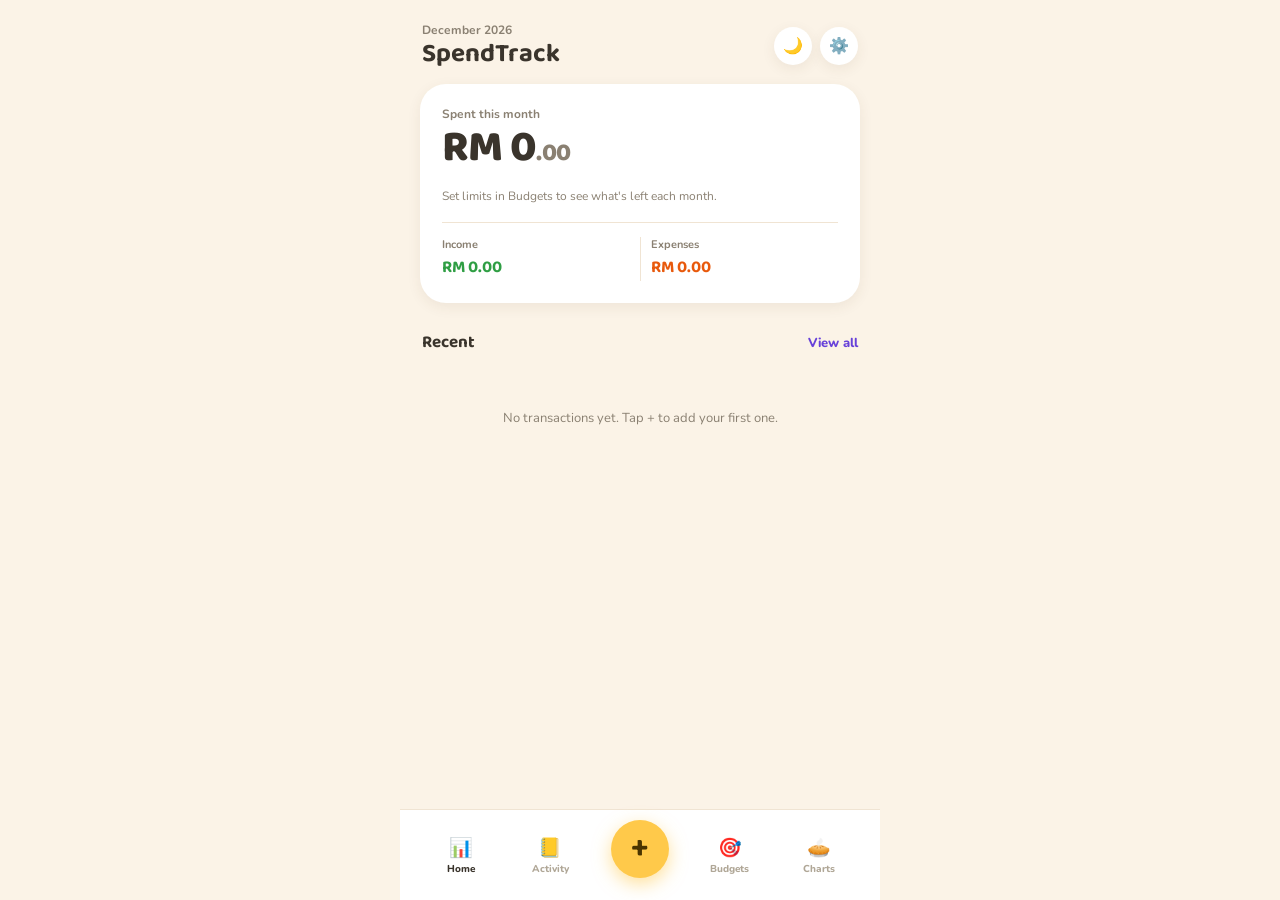
<file: index.html>
<!DOCTYPE html>
<html lang="en">
<head>
<meta charset="UTF-8">
<meta name="viewport" content="width=device-width, initial-scale=1.0, viewport-fit=cover">
<title>SpendTrack</title>
<link rel="manifest" href="manifest.json">
<meta name="theme-color" content="#17150F">
<link rel="apple-touch-icon" href="icons/apple-touch-icon.png">
<meta name="apple-mobile-web-app-capable" content="yes">
<meta name="apple-mobile-web-app-status-bar-style" content="black-translucent">
<meta name="apple-mobile-web-app-title" content="SpendTrack">
<link rel="preconnect" href="https://fonts.googleapis.com">
<link rel="preconnect" href="https://fonts.gstatic.com" crossorigin>
<link href="https://fonts.googleapis.com/css2?family=Baloo+2:wght@500;600;700;800&family=Nunito:wght@400;600;700;800&display=swap" rel="stylesheet">
<link rel="stylesheet" href="style.css">
</head>
<body>
  <div class="app">

    <main>
      <!-- HOME -->
      <section id="panel-dashboard" class="panel active">
        <header class="screen-head">
          <div class="greeting">
            <span class="eyebrow" id="heroMonth">This month</span>
            <h1>SpendTrack</h1>
          </div>
          <div class="head-actions">
            <button id="themeToggle" class="icon-btn" title="Toggle theme" aria-label="Toggle theme">🌙</button>
            <button id="settingsBtn" class="icon-btn" title="Settings" aria-label="Settings">⚙️</button>
          </div>
        </header>

        <div class="hero-card">
          <div class="hero-top">
            <span class="hero-label" id="heroLabel">Left to spend this month</span>
            <span class="hero-value" id="heroValue">RM 0.00</span>
          </div>
          <div class="hero-bar-wrap" id="heroBarWrap">
            <div class="hero-bar-track"><div class="hero-bar-fill" id="heroBarFill"></div></div>
            <div class="hero-bar-sub">
              <span id="heroSpent">RM 0.00 spent</span>
              <span id="heroLimit">of RM 0.00 budget</span>
            </div>
          </div>
          <p class="hero-hint" id="heroHint">Set limits in Budgets to see what's left each month.</p>
          <div class="hero-split">
            <div>
              <span class="split-label">Income</span>
              <span class="split-value income" id="statIncome">RM 0.00</span>
            </div>
            <div class="split-divider"></div>
            <div>
              <span class="split-label">Expenses</span>
              <span class="split-value expense" id="statExpense">RM 0.00</span>
            </div>
          </div>
        </div>

        <div class="section-head">
          <h2>Recent</h2>
          <button class="link-btn" data-goto="transactions">View all</button>
        </div>
        <div id="recentGroups" class="txn-groups"></div>
        <p id="recentEmpty" class="empty-state">No transactions yet. Tap + to add your first one.</p>
      </section>

      <!-- ACTIVITY -->
      <section id="panel-transactions" class="panel">
        <header class="screen-head">
          <h1>Activity</h1>
        </header>
        <input type="text" id="searchInput" class="search-input" placeholder="🔍  Search notes or categories">
        <div class="filter-row">
          <div class="chip-group" id="typeFilter">
            <button class="chip active" data-type="all">All</button>
            <button class="chip" data-type="income">Income</button>
            <button class="chip" data-type="expense">Expense</button>
          </div>
          <select id="categoryFilter" class="chip chip-select">
            <option value="all">All categories</option>
          </select>
        </div>
        <div id="txnGroups" class="txn-groups"></div>
        <p id="txnEmpty" class="empty-state">No matching transactions.</p>
      </section>

      <!-- BUDGETS -->
      <section id="panel-budgets" class="panel">
        <header class="screen-head">
          <div class="greeting">
            <h1>Budgets</h1>
            <span class="eyebrow" id="budgetSubhead">This month</span>
          </div>
        </header>
        <div class="overall-card">
          <div>
            <span class="overall-label">Overall</span>
            <span class="overall-value" id="overallPct">0% used</span>
          </div>
          <div class="overall-right" id="overallAmounts">No limits set</div>
        </div>
        <div id="budgetList" class="budget-list"></div>
      </section>

      <!-- CHARTS -->
      <section id="panel-charts" class="panel">
        <header class="screen-head">
          <div class="greeting">
            <h1>Charts</h1>
            <span class="eyebrow" id="chartsMonth"></span>
          </div>
        </header>

        <div class="card">
          <h2 class="card-title">Where it went</h2>
          <div class="donut-wrap">
            <div class="donut-holder">
              <svg id="donutChart" viewBox="0 0 200 200" class="donut-svg"></svg>
              <div class="donut-center">
                <span class="donut-center-label">Total</span>
                <span class="donut-center-value" id="donutTotal">0</span>
              </div>
            </div>
            <div id="donutLegend" class="donut-legend"></div>
          </div>
          <p id="donutEmpty" class="empty-state">No expenses recorded this month.</p>
        </div>

        <div class="card">
          <div class="card-title-row">
            <h2 class="card-title">Income vs expenses</h2>
            <span class="muted-note">last 6 months</span>
          </div>
          <svg id="barChart" viewBox="0 0 320 190" class="bar-svg"></svg>
          <div class="chart-legend">
            <span><i class="sq income"></i>Income</span>
            <span><i class="sq expense"></i>Expenses</span>
          </div>
        </div>

        <div class="takeaway" id="takeaway"></div>
      </section>
    </main>

    <nav class="tabbar">
      <button class="tab-btn active" data-tab="dashboard"><span class="tab-icon">📊</span><span>Home</span></button>
      <button class="tab-btn" data-tab="transactions"><span class="tab-icon">📒</span><span>Activity</span></button>
      <button id="fabAdd" class="fab" aria-label="Add transaction">+</button>
      <button class="tab-btn" data-tab="budgets"><span class="tab-icon">🎯</span><span>Budgets</span></button>
      <button class="tab-btn" data-tab="charts"><span class="tab-icon">🥧</span><span>Charts</span></button>
    </nav>
  </div>

  <!-- TRANSACTION SHEET -->
  <div id="txnModal" class="modal-overlay">
    <div class="sheet">
      <div class="sheet-head">
        <h2 id="modalTitle">New expense</h2>
        <button class="icon-btn" id="closeModal" aria-label="Close">✕</button>
      </div>

      <div class="type-toggle">
        <button type="button" class="type-btn expense active" data-type="expense">Expense</button>
        <button type="button" class="type-btn income" data-type="income">Income</button>
      </div>

      <div class="amount-display">
        <span class="amount-currency">RM</span>
        <span class="amount-value" id="amountDisplay">0</span>
      </div>

      <div class="cat-row" id="catRow"></div>

      <div id="newCategoryPanel" class="new-category-panel" style="display:none;">
        <label class="field-label">New category name</label>
        <input type="text" id="newCatName" class="field-input" placeholder="e.g. Pets">
        <label class="field-label">Icon <small>(emoji, optional)</small></label>
        <input type="text" id="newCatIcon" class="field-input" placeholder="🐾" maxlength="4">
        <label class="field-label">Colour</label>
        <div id="paletteSwatches" class="palette-swatches"></div>
        <div class="new-category-actions">
          <button type="button" id="cancelNewCat" class="btn btn-secondary">Cancel</button>
          <button type="button" id="confirmNewCat" class="btn btn-primary">Add category</button>
        </div>
      </div>

      <div class="meta-row">
        <label class="pill pill-input">
          <input type="date" id="date">
        </label>
        <label class="pill pill-input">
          <select id="paymentMethod">
            <option>Cash</option>
            <option>Card</option>
            <option>Bank Transfer</option>
            <option>Other</option>
          </select>
        </label>
      </div>
      <input type="text" id="note" class="field-input" placeholder="Add a note">

      <div class="keypad" id="keypad">
        <button type="button" data-key="1">1</button>
        <button type="button" data-key="2">2</button>
        <button type="button" data-key="3">3</button>
        <button type="button" data-key="4">4</button>
        <button type="button" data-key="5">5</button>
        <button type="button" data-key="6">6</button>
        <button type="button" data-key="7">7</button>
        <button type="button" data-key="8">8</button>
        <button type="button" data-key="9">9</button>
        <button type="button" data-key=".">.</button>
        <button type="button" data-key="0">0</button>
        <button type="button" data-key="del" class="key-soft">⌫</button>
      </div>

      <div class="sheet-actions">
        <button type="button" id="deleteTxnBtn" class="btn btn-danger" style="display:none;">Delete</button>
        <button type="button" id="saveTxnBtn" class="btn btn-primary">Save expense</button>
      </div>
      <input type="hidden" id="txnId">
    </div>
  </div>

  <!-- SETTINGS SHEET -->
  <div id="settingsModal" class="modal-overlay">
    <div class="sheet">
      <div class="sheet-head">
        <h2>Settings</h2>
        <button class="icon-btn" id="closeSettings" aria-label="Close">✕</button>
      </div>
      <div class="settings-body">
        <div class="settings-row">
          <div><strong>Appearance</strong><p class="muted-note">Switch between light and dark mode</p></div>
          <button id="themeToggle2" class="btn btn-secondary">Toggle</button>
        </div>
        <div class="settings-row">
          <div><strong>Your data</strong><p class="muted-note">Stored only on this device, in this browser</p></div>
        </div>
        <div class="settings-row">
          <div><strong>Export backup</strong><p class="muted-note">Save your transactions &amp; budgets as a file</p></div>
          <button id="exportBtn" class="btn btn-secondary">Export</button>
        </div>
        <div class="settings-row">
          <div><strong>Import backup</strong><p class="muted-note">Restore from a previously exported file</p></div>
          <button id="importBtn" class="btn btn-secondary">Import</button>
          <input type="file" id="importFile" accept="application/json" style="display:none;">
        </div>
        <div class="settings-row sync-row">
          <div><strong>Cloud sync</strong><p class="muted-note">Back up and sync across devices</p></div>
          <button class="btn btn-secondary" disabled title="Coming soon">Coming soon</button>
        </div>
      </div>
    </div>
  </div>

  <script src="script.js"></script>
</body>
</html>
</file>
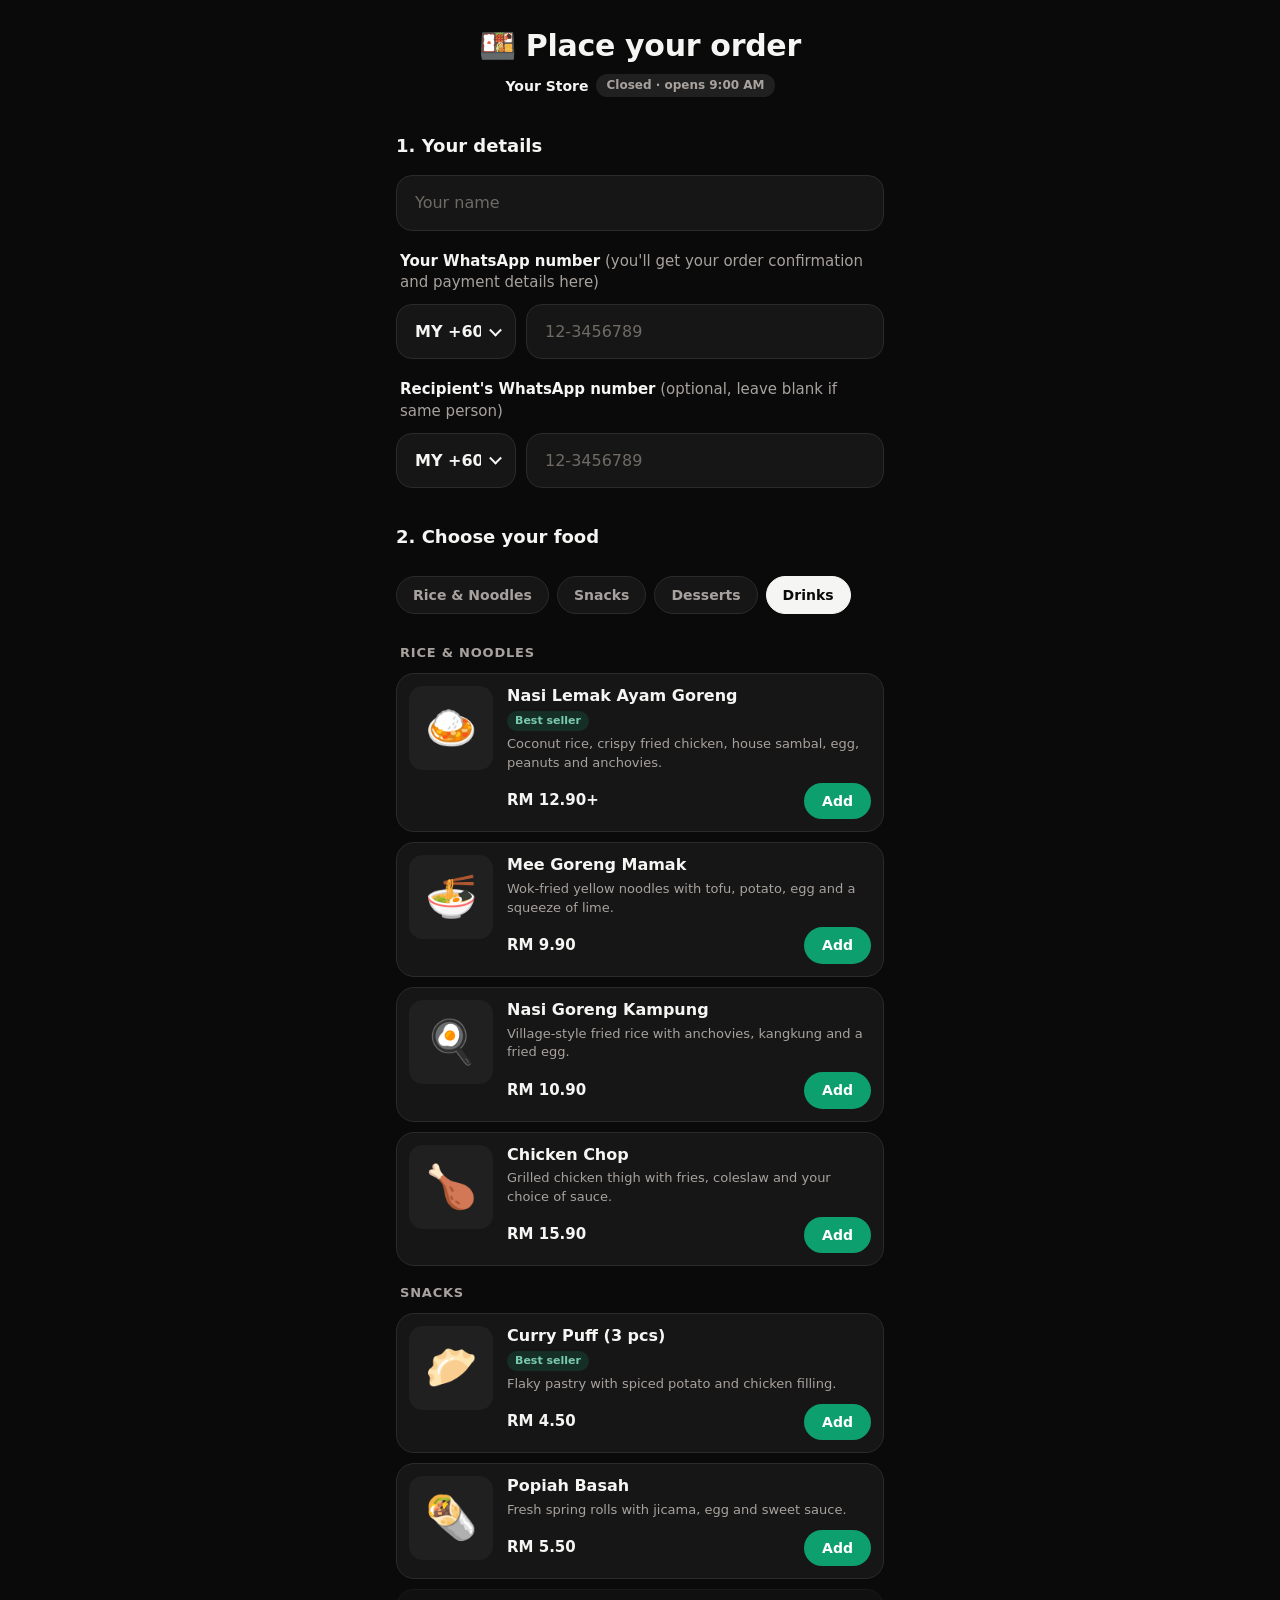
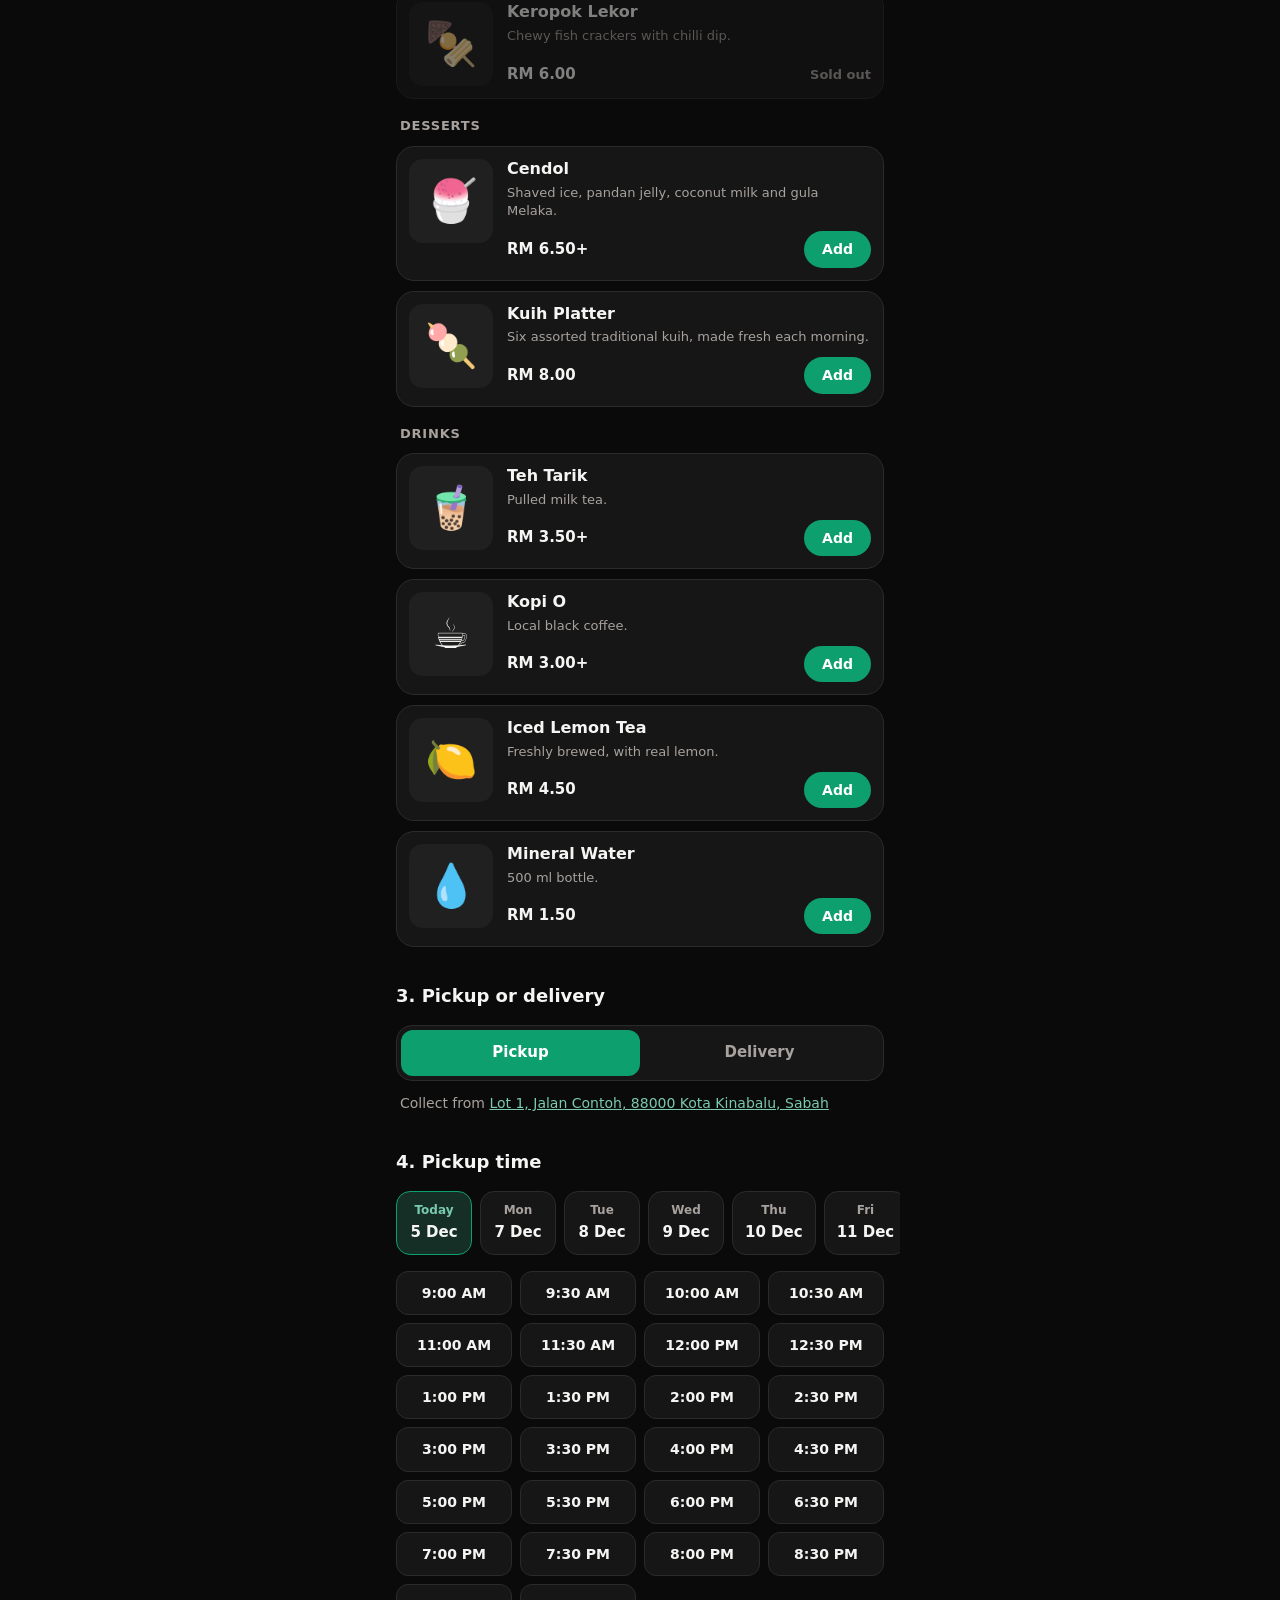
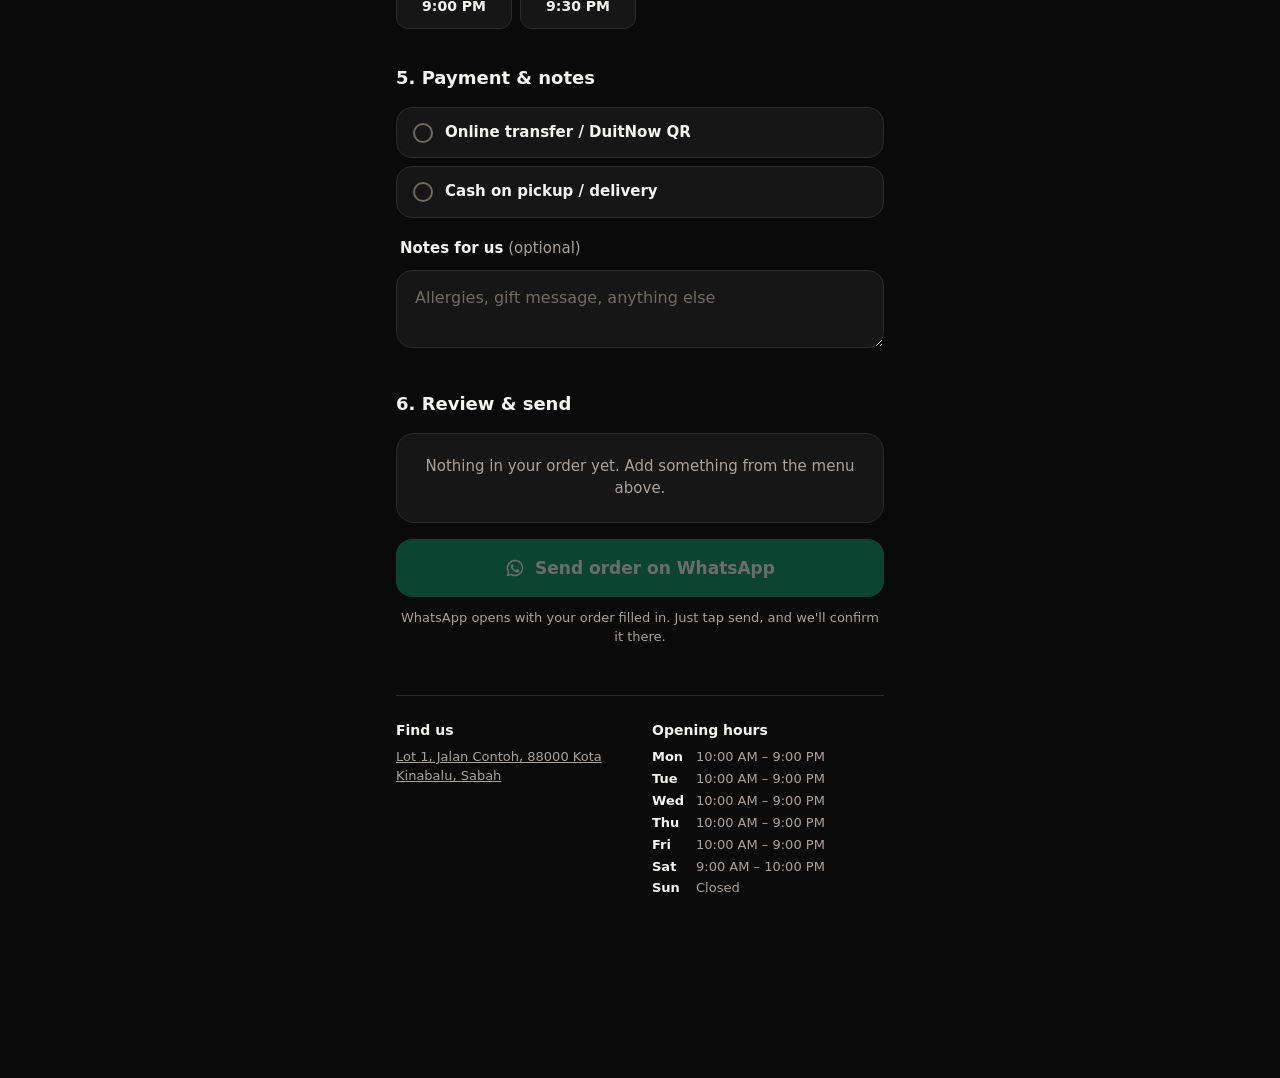
<file: store/index.html>
<!DOCTYPE html>
<html lang="en" data-theme="dark">
<head>
<meta charset="UTF-8">
<meta name="viewport" content="width=device-width, initial-scale=1.0, viewport-fit=cover">
<title>Order online</title>
<meta name="description" content="Order online for pickup or delivery.">
<link rel="manifest" href="manifest.json">
<meta name="theme-color" content="#0A0A0A">
<link rel="icon" href="icons/icon-192.png">
<link rel="apple-touch-icon" href="icons/apple-touch-icon.png">
<meta name="apple-mobile-web-app-capable" content="yes">
<meta name="apple-mobile-web-app-status-bar-style" content="black-translucent">
<link rel="stylesheet" href="style.css">
<script src="config.js"></script>
<script>document.documentElement.dataset.theme = (window.STORE && STORE.theme) || "dark";</script>
</head>
<body>
  <div class="page">
    <header class="top">
      <h1><span id="brandLogo" class="brand-logo"></span> <span id="brandTitle"></span></h1>
      <p class="top-meta">
        <span id="storeName" class="store-name"></span>
        <span id="storeStatus" class="status"></span>
      </p>
    </header>

    <p id="notice" class="notice" hidden></p>

    <div id="reorder" class="reorder" hidden>
      <div class="reorder-text">
        <strong id="reorderTitle">Welcome back!</strong>
        <span id="reorderItems"></span>
      </div>
      <button type="button" id="reorderBtn" class="btn btn-soft">Order again</button>
    </div>

    <form id="orderForm" novalidate>
      <section class="step" id="stepDetails">
        <h2>Your details</h2>
        <div class="field" data-field="name">
          <input id="custName" class="input" type="text" placeholder="Your name" autocomplete="name" maxlength="60">
          <p class="field-error"></p>
        </div>

        <div class="field" data-field="phone">
          <label class="label" for="custPhone"><strong>Your WhatsApp number</strong> (you'll get your order confirmation and payment details here)</label>
          <div class="phone-row">
            <div class="select-wrap"><select id="custCc" class="input" aria-label="Country code"></select></div>
            <input id="custPhone" class="input" type="tel" inputmode="tel" placeholder="12-3456789" autocomplete="tel-national" maxlength="20">
          </div>
          <p class="field-error"></p>
        </div>

        <div class="field" data-field="recipient">
          <label class="label" for="recPhone"><strong>Recipient's WhatsApp number</strong> (optional, leave blank if same person)</label>
          <div class="phone-row">
            <div class="select-wrap"><select id="recCc" class="input" aria-label="Recipient country code"></select></div>
            <input id="recPhone" class="input" type="tel" inputmode="tel" placeholder="12-3456789" maxlength="20">
          </div>
          <p class="field-error"></p>
        </div>
      </section>

      <section class="step" id="stepMenu">
        <h2>Choose your food</h2>
        <nav id="catNav" class="cat-nav" aria-label="Menu categories"></nav>
        <div id="menu"></div>
        <p class="step-error" data-error="menu"></p>
      </section>

      <section class="step" id="stepFulfil">
        <h2 id="fulfilTitle">Pickup or delivery</h2>
        <div id="modeSeg" class="seg" role="radiogroup" aria-label="Pickup or delivery">
          <button type="button" role="radio" data-mode="pickup">Pickup</button>
          <button type="button" role="radio" data-mode="delivery">Delivery</button>
        </div>
        <p id="modeInfo" class="hint"></p>
        <div class="field" data-field="address" id="addressField">
          <label class="label" for="custAddress"><strong>Delivery address</strong></label>
          <textarea id="custAddress" class="input" rows="3" placeholder="Unit, building, street, postcode" autocomplete="street-address" maxlength="300"></textarea>
          <p class="field-error"></p>
        </div>
      </section>

      <section class="step" id="stepWhen">
        <h2 id="whenTitle">When?</h2>
        <div id="dateRow" class="date-row" role="radiogroup" aria-label="Date"></div>
        <div id="slotGrid" class="slot-grid" role="radiogroup" aria-label="Time"></div>
        <p class="step-error" data-error="slot"></p>
      </section>

      <section class="step" id="stepPay">
        <h2 id="payTitle">Payment &amp; notes</h2>
        <div id="payList" class="pay-list" role="radiogroup" aria-label="Payment method"></div>
        <p class="step-error" data-error="payment"></p>
        <label class="label" for="orderNotes"><strong>Notes for us</strong> (optional)</label>
        <textarea id="orderNotes" class="input" rows="2" placeholder="Allergies, gift message, anything else" maxlength="300"></textarea>
      </section>

      <section class="step" id="stepReview">
        <h2>Review &amp; send</h2>
        <div id="review" class="review"></div>
        <p class="step-error" data-error="form"></p>
        <button type="submit" id="submitBtn" class="btn btn-primary btn-block">
          <span class="wa-icon" aria-hidden="true"></span>
          <span>Send order on WhatsApp</span>
        </button>
        <p class="fine">WhatsApp opens with your order filled in. Just tap send, and we'll confirm it there.</p>
      </section>
    </form>

    <footer class="foot">
      <div>
        <h3>Find us</h3>
        <a id="footAddress" target="_blank" rel="noopener"></a>
      </div>
      <div>
        <h3>Opening hours</h3>
        <dl id="footHours" class="hours"></dl>
      </div>
    </footer>
  </div>

  <div class="dock">
    <div id="installBanner" class="install" hidden>
      <div class="install-text">
        <strong id="installTitle">Add to your home screen</strong>
        <span id="installSub">One tap to order again, without hunting back through WhatsApp.</span>
      </div>
      <button type="button" id="installBtn" class="btn btn-primary">Install</button>
      <button type="button" id="installClose" class="x-btn" aria-label="Dismiss">✕</button>
    </div>
    <button type="button" id="cartBar" class="cart-bar" hidden>
      <span id="cartCount" class="cart-count">0</span>
      <span class="cart-label">Review order</span>
      <span id="cartTotal" class="cart-total">RM 0.00</span>
    </button>
  </div>

  <!-- ITEM SHEET -->
  <div id="itemSheet" class="overlay" role="dialog" aria-modal="true" aria-labelledby="sheetTitle">
    <div class="sheet">
      <button type="button" class="x-btn sheet-x" data-close aria-label="Close">✕</button>
      <div class="sheet-scroll">
        <div id="sheetHero" class="sheet-hero"></div>
        <div class="sheet-pad">
          <h3 id="sheetTitle"></h3>
          <p id="sheetDesc" class="sheet-desc"></p>
          <p id="sheetPrice" class="sheet-price"></p>
          <div id="sheetOptions"></div>
          <label class="label" for="sheetNote"><strong>Special request</strong> (optional)</label>
          <textarea id="sheetNote" class="input" rows="2" maxlength="120" placeholder="e.g. no onions, sauce on the side"></textarea>
        </div>
      </div>
      <div class="sheet-foot">
        <div class="stepper stepper-lg">
          <button type="button" id="sheetMinus" aria-label="Fewer">−</button>
          <span id="sheetQty" aria-live="polite">1</span>
          <button type="button" id="sheetPlus" aria-label="More">+</button>
        </div>
        <button type="button" id="sheetAdd" class="btn btn-primary btn-grow">Add</button>
      </div>
    </div>
  </div>

  <!-- ORDER SENT -->
  <div id="doneSheet" class="overlay" role="dialog" aria-modal="true" aria-labelledby="doneTitle">
    <div class="sheet">
      <div class="sheet-scroll">
        <div class="sheet-pad done">
          <div class="done-icon" aria-hidden="true">✓</div>
          <h3 id="doneTitle">Almost done!</h3>
          <p id="doneText"></p>
          <a id="doneWa" class="btn btn-primary btn-block" target="_blank" rel="noopener">
            <span class="wa-icon" aria-hidden="true"></span><span>Open WhatsApp</span>
          </a>
          <div id="donePreview" hidden>
            <p class="warn-box">No store WhatsApp number is set yet (see <code>config.js</code>). This is the message that would be sent:</p>
            <pre id="doneMessage" class="msg-preview"></pre>
          </div>
        </div>
      </div>
      <div class="sheet-foot">
        <button type="button" class="btn btn-soft btn-block" data-close>Start a new order</button>
      </div>
    </div>
  </div>

  <div id="toast" class="toast" role="status" aria-live="polite"></div>

  <script src="app.js"></script>
</body>
</html>
</file>
<file: style.css>
:root {
  --bg: #FBF3E7;
  --surface: #FFFFFF;
  --surface-soft: #F4EADC;
  --border: #F0E4D3;
  --text: #3A342C;
  --muted: #8A8072;
  --faint: #B0A797;

  --income-text: #2F9E44;
  --expense-text: #E8590C;
  --warn: #F59F00;

  --accent: #FFC94A;
  --accent-text: #4A3400;
  --danger: #E8590C;
  --danger-bg: #FBDDE0;
  --income-bg: #DFF3E1;
  --expense-bg: #FBDDE0;
  --balance-bg: #F1E9FD;
  --balance-text: #6741D9;

  --radius-lg: 26px;
  --radius-md: 16px;
  --radius-sm: 12px;
  --shadow: 0 4px 14px rgba(90, 70, 40, 0.08);

  --cat-food-bg: #FCE3C8; --cat-food-text: #B4590A;
  --cat-transport-bg: #D7E8FB; --cat-transport-text: #1864AB;
  --cat-bills-bg: #E6E0F8; --cat-bills-text: #6741D9;
  --cat-shopping-bg: #FBE0F0; --cat-shopping-text: #C2255C;
  --cat-entertainment-bg: #EAD9FB; --cat-entertainment-text: #9C36B5;
  --cat-health-bg: #D9F5E3; --cat-health-text: #2B8A3E;
  --cat-other-bg: #ECECEC; --cat-other-text: #495057;
  --cat-salary-bg: #DFF3E1; --cat-salary-text: #2F9E44;
  --cat-freelance-bg: #D7E8FB; --cat-freelance-text: #1864AB;
  --cat-business-bg: #FCE3C8; --cat-business-text: #B4590A;
  --cat-investment-bg: #E6E0F8; --cat-investment-text: #6741D9;
}

:root[data-theme="dark"] {
  --bg: #1C1A17;
  --surface: #262320;
  --surface-soft: #33302A;
  --border: #38332C;
  --text: #F1ECE3;
  --muted: #A79E90;
  --faint: #7C7466;

  --income-text: #69DB7C;
  --expense-text: #FF8C5A;
  --warn: #FFC078;

  --danger: #FF8C5A;
  --danger-bg: #3D2420;
  --income-bg: #1F3A26;
  --expense-bg: #3D2420;
  --balance-bg: #2C2440;
  --balance-text: #B197FC;
  --shadow: 0 4px 14px rgba(0, 0, 0, 0.3);

  --cat-food-bg: #3D2E1A; --cat-food-text: #FFB870;
  --cat-transport-bg: #1D2E42; --cat-transport-text: #74C0FC;
  --cat-bills-bg: #2C2440; --cat-bills-text: #B197FC;
  --cat-shopping-bg: #3D1F30; --cat-shopping-text: #FAA2C1;
  --cat-entertainment-bg: #35213D; --cat-entertainment-text: #E599F7;
  --cat-health-bg: #1F3A26; --cat-health-text: #69DB7C;
  --cat-other-bg: #33302A; --cat-other-text: #C7BEB0;
  --cat-salary-bg: #1F3A26; --cat-salary-text: #69DB7C;
  --cat-freelance-bg: #1D2E42; --cat-freelance-text: #74C0FC;
  --cat-business-bg: #3D2E1A; --cat-business-text: #FFB870;
  --cat-investment-bg: #2C2440; --cat-investment-text: #B197FC;
}

* { box-sizing: border-box; -webkit-tap-highlight-color: transparent; }

body {
  margin: 0;
  font-family: 'Nunito', -apple-system, BlinkMacSystemFont, "Segoe UI", sans-serif;
  background: var(--bg);
  color: var(--text);
  min-height: 100vh;
}

h1, h2, .hero-value, .split-value, .txn-amount, .overall-value, .amount-value, .keypad button {
  font-family: 'Baloo 2', 'Nunito', sans-serif;
}

.app {
  max-width: 480px;
  margin: 0 auto;
  min-height: 100vh;
  position: relative;
  padding-bottom: calc(96px + env(safe-area-inset-bottom));
}

main { padding: 0 20px 8px; }
.panel { display: none; }
.panel.active { display: block; }

/* HEAD */
.screen-head {
  display: flex;
  align-items: center;
  justify-content: space-between;
  gap: 12px;
  padding: calc(22px + env(safe-area-inset-top)) 2px 14px;
}

.screen-head h1 { font-size: 26px; margin: 0; line-height: 1.15; }
.greeting { display: flex; flex-direction: column; gap: 2px; }
.eyebrow { font-size: 12px; font-weight: 700; color: var(--muted); }
.head-actions { display: flex; gap: 8px; }

.icon-btn {
  width: 38px; height: 38px;
  border-radius: 50%;
  border: none;
  background: var(--surface);
  color: var(--text);
  box-shadow: var(--shadow);
  font-size: 16px;
  cursor: pointer;
  display: flex; align-items: center; justify-content: center;
}

/* HERO */
.hero-card {
  background: var(--surface);
  border-radius: var(--radius-lg);
  box-shadow: var(--shadow);
  padding: 22px;
  display: flex;
  flex-direction: column;
  gap: 18px;
}

.hero-top { display: flex; flex-direction: column; gap: 4px; }
.hero-label { font-size: 12px; font-weight: 700; color: var(--muted); }
.hero-value { font-size: 44px; font-weight: 800; line-height: 1; letter-spacing: -0.02em; }
.hero-value .cents { font-size: 25px; color: var(--muted); }
.hero-value.over { color: var(--expense-text); }

.hero-bar-wrap { display: flex; flex-direction: column; gap: 8px; }
.hero-bar-track { height: 10px; border-radius: 5px; background: var(--surface-soft); overflow: hidden; }
.hero-bar-fill { height: 100%; border-radius: 5px; background: var(--accent); width: 0; transition: width .25s ease; }
.hero-bar-fill.over { background: var(--expense-text); }
.hero-bar-sub { display: flex; justify-content: space-between; font-size: 11px; font-weight: 700; color: var(--muted); }
.hero-hint { display: none; font-size: 12px; color: var(--muted); margin: 0; }

.hero-split { display: flex; gap: 10px; border-top: 1px solid var(--border); padding-top: 14px; }
.hero-split > div:not(.split-divider) { flex: 1; display: flex; flex-direction: column; gap: 2px; }
.hero-split > .split-divider { flex: 0 0 1px; background: var(--border); align-self: stretch; }
.split-label { font-size: 11px; font-weight: 700; color: var(--muted); }
.split-value { font-size: 17px; font-weight: 700; }
.split-value.income { color: var(--income-text); }
.split-value.expense { color: var(--expense-text); }

/* SECTIONS */
.section-head {
  display: flex; align-items: baseline; justify-content: space-between;
  padding: 26px 2px 6px;
}
.section-head h2 { font-size: 17px; margin: 0; }

.link-btn {
  background: none; border: none; padding: 0;
  color: var(--balance-text); font-weight: 800; font-size: 13px;
  cursor: pointer; font-family: 'Nunito', sans-serif;
}

.muted-note { color: var(--muted); font-size: 12px; margin: 2px 0 0; }

/* TXN LIST */
.txn-groups { display: flex; flex-direction: column; }

.day-head {
  display: flex; justify-content: space-between; align-items: baseline;
  padding: 14px 4px 4px;
  font-size: 11px; font-weight: 800; color: var(--muted);
  letter-spacing: .06em; text-transform: uppercase;
}
.day-total.income { color: var(--income-text); }
.day-total.expense { color: var(--expense-text); }

.txn-item {
  display: flex; align-items: center; gap: 14px;
  padding: 10px 4px;
  background: none; border: none; width: 100%;
  text-align: left; cursor: pointer; color: var(--text);
  font-family: 'Nunito', sans-serif;
}
.txn-item:active { background: var(--surface-soft); border-radius: var(--radius-md); }

.txn-icon {
  width: 44px; height: 44px; min-width: 44px;
  border-radius: 15px;
  display: flex; align-items: center; justify-content: center;
  font-size: 19px;
}

.txn-info { flex: 1; min-width: 0; display: flex; flex-direction: column; gap: 1px; }
.txn-cat { font-weight: 700; font-size: 14px; white-space: nowrap; overflow: hidden; text-overflow: ellipsis; }
.txn-meta { font-size: 12px; color: var(--muted); white-space: nowrap; overflow: hidden; text-overflow: ellipsis; }
.txn-amount { font-weight: 700; font-size: 15px; flex-shrink: 0; }
.txn-amount.income { color: var(--income-text); }
.txn-amount.expense { color: var(--expense-text); }

.empty-state { color: var(--muted); text-align: center; font-size: 13px; padding: 34px 10px; display: none; }

/* SEARCH + FILTERS */
.search-input {
  width: 100%;
  padding: 13px 16px;
  border-radius: var(--radius-md);
  border: 1px solid var(--border);
  background: var(--surface);
  color: var(--text);
  font-size: 14px;
  font-family: 'Nunito', sans-serif;
}
.search-input:focus { outline: none; border-color: var(--accent); }

.filter-row { display: flex; gap: 8px; margin-top: 12px; flex-wrap: wrap; align-items: center; }
.chip-group { display: flex; gap: 8px; }

.chip {
  padding: 8px 15px;
  border-radius: 20px;
  border: 1px solid var(--border);
  background: var(--surface);
  color: var(--muted);
  font-size: 12px; font-weight: 800;
  cursor: pointer;
  font-family: 'Nunito', sans-serif;
}
.chip.active { background: var(--text); color: var(--bg); border-color: var(--text); }
.chip-select { color: var(--text); padding-right: 10px; }

/* BUDGETS */
.overall-card {
  background: var(--accent);
  color: var(--accent-text);
  border-radius: 22px;
  padding: 18px 20px;
  display: flex; align-items: center; justify-content: space-between; gap: 12px;
}
.overall-card > div:first-child { display: flex; flex-direction: column; gap: 2px; }
.overall-label { font-size: 12px; font-weight: 800; }
.overall-value { font-size: 27px; font-weight: 800; line-height: 1.1; }
.overall-right { text-align: right; font-size: 12px; font-weight: 800; line-height: 1.5; }

.budget-list { display: flex; flex-direction: column; gap: 12px; margin-top: 16px; }

.budget-card {
  background: var(--surface);
  border-radius: 20px;
  padding: 16px 18px;
  box-shadow: var(--shadow);
  display: flex; flex-direction: column; gap: 10px;
}
.budget-top { display: flex; align-items: center; gap: 12px; }
.budget-cat-icon {
  width: 34px; height: 34px; border-radius: 12px;
  display: flex; align-items: center; justify-content: center; font-size: 16px;
}
.budget-name { flex: 1; font-size: 14px; font-weight: 800; }

.budget-limit-input {
  width: 96px; padding: 6px 10px;
  border-radius: 10px;
  border: 1px solid var(--border);
  background: var(--surface-soft);
  color: var(--text);
  font-size: 12px; font-weight: 700; text-align: right;
  font-family: 'Nunito', sans-serif;
}
.budget-limit-input:focus { outline: none; border-color: var(--accent); }

.budget-bar-track { height: 8px; border-radius: 4px; background: var(--surface-soft); overflow: hidden; }
.budget-bar-fill { height: 100%; border-radius: 4px; background: var(--income-text); transition: width .2s ease; }
.budget-bar-fill.warn { background: var(--warn); }
.budget-bar-fill.over { background: var(--expense-text); }

.budget-status { font-size: 11px; font-weight: 700; color: var(--muted); }
.budget-status.warn { color: var(--warn); }
.budget-status.over { color: var(--expense-text); }

/* CHARTS */
.card {
  background: var(--surface);
  border-radius: 24px;
  padding: 20px;
  box-shadow: var(--shadow);
  margin-bottom: 14px;
}
.card-title { font-size: 14px; font-weight: 800; margin: 0 0 16px; }
.card-title-row { display: flex; align-items: baseline; justify-content: space-between; }
.card-title-row .card-title { margin-bottom: 16px; }
.card-title-row .muted-note { margin: 0; font-weight: 700; font-size: 11px; }

.donut-wrap { display: flex; align-items: center; gap: 18px; }
.donut-holder { position: relative; width: 132px; height: 132px; flex: none; }
.donut-svg { width: 132px; height: 132px; display: block; }
.donut-center {
  position: absolute; inset: 0;
  display: flex; flex-direction: column; align-items: center; justify-content: center;
  pointer-events: none;
}
.donut-center-label { font-size: 10px; font-weight: 800; color: var(--muted); }
.donut-center-value { font-family: 'Baloo 2', sans-serif; font-size: 16px; font-weight: 800; }

.donut-legend { display: flex; flex-direction: column; gap: 9px; flex: 1; min-width: 0; }
.legend-row { display: flex; align-items: center; gap: 8px; font-size: 12px; }
.legend-dot { width: 10px; height: 10px; border-radius: 50%; flex-shrink: 0; }
.legend-label { flex: 1; font-weight: 700; white-space: nowrap; overflow: hidden; text-overflow: ellipsis; }
.legend-amt { font-weight: 800; color: var(--muted); }

.bar-svg { width: 100%; height: auto; display: block; }
.chart-legend { display: flex; gap: 16px; font-size: 11px; font-weight: 700; color: var(--muted); margin-top: 10px; }
.chart-legend span { display: flex; align-items: center; gap: 6px; }
.sq { width: 9px; height: 9px; border-radius: 2px; display: inline-block; }
.sq.income { background: var(--income-text); }
.sq.expense { background: var(--expense-text); }

.takeaway {
  background: var(--balance-bg);
  color: var(--balance-text);
  border-radius: 20px;
  padding: 16px 20px;
  font-size: 13px; font-weight: 700; line-height: 1.5;
}

/* TAB BAR */
.tabbar {
  position: fixed;
  bottom: 0; left: 50%; transform: translateX(-50%);
  width: 100%; max-width: 480px;
  background: var(--surface);
  border-top: 1px solid var(--border);
  display: grid;
  grid-template-columns: repeat(5, 1fr);
  align-items: end;
  padding: 10px 16px calc(18px + env(safe-area-inset-bottom));
  z-index: 40;
}

.tab-btn {
  background: none; border: none; cursor: pointer;
  display: flex; flex-direction: column; align-items: center; gap: 4px;
  color: var(--faint);
  font-family: 'Nunito', sans-serif;
  font-size: 10px; font-weight: 800;
  padding: 6px 0;
}
.tab-btn.active { color: var(--text); }
.tab-icon { font-size: 19px; line-height: 1; }

.fab {
  justify-self: center;
  width: 58px; height: 58px;
  border-radius: 50%;
  border: none;
  background: var(--accent);
  color: var(--accent-text);
  font-family: 'Baloo 2', sans-serif;
  font-size: 32px; font-weight: 700; line-height: 1;
  cursor: pointer;
  box-shadow: 0 6px 18px rgba(255, 201, 74, 0.55);
  margin-bottom: 4px;
}

/* SHEETS */
.modal-overlay {
  position: fixed; inset: 0;
  background: rgba(20, 16, 10, 0.45);
  display: none; align-items: flex-end; justify-content: center;
  z-index: 100;
}
.modal-overlay.open { display: flex; }

.sheet {
  background: var(--bg);
  width: 100%; max-width: 480px;
  max-height: 92vh; overflow-y: auto;
  border-radius: 28px 28px 0 0;
  padding: 20px 22px calc(26px + env(safe-area-inset-bottom));
  display: flex; flex-direction: column; gap: 14px;
}

.sheet-head { display: flex; align-items: center; justify-content: space-between; }
.sheet-head h2 { margin: 0; font-size: 18px; }

.type-toggle { display: flex; gap: 8px; }
.type-btn {
  flex: 1; padding: 11px;
  border-radius: var(--radius-md);
  border: 1px solid var(--border);
  background: var(--surface);
  color: var(--muted);
  cursor: pointer; font-weight: 800; font-size: 14px;
  font-family: 'Nunito', sans-serif;
}
.type-btn.income.active { background: var(--income-bg); border-color: var(--income-text); color: var(--income-text); }
.type-btn.expense.active { background: var(--expense-bg); border-color: var(--expense-text); color: var(--expense-text); }

.amount-display {
  display: flex; align-items: baseline; justify-content: center; gap: 8px;
  padding: 4px 0 0;
}
.amount-currency { font-family: 'Baloo 2', sans-serif; font-size: 22px; font-weight: 700; color: var(--muted); }
.amount-value { font-size: 54px; font-weight: 800; line-height: 1; letter-spacing: -0.02em; }

.cat-row {
  display: flex; gap: 8px;
  overflow-x: auto;
  padding-bottom: 2px;
  scrollbar-width: none;
}
.cat-row::-webkit-scrollbar { display: none; }

.cat-btn {
  flex: 0 0 auto;
  min-width: 72px;
  display: flex; flex-direction: column; align-items: center; gap: 5px;
  padding: 10px 12px;
  border-radius: var(--radius-md);
  border: 1px solid var(--border);
  background: var(--surface);
  color: var(--muted);
  font-family: 'Nunito', sans-serif;
  font-size: 11px; font-weight: 800;
  cursor: pointer;
}
.cat-btn .cat-emoji { font-size: 20px; line-height: 1; }
.cat-btn.active { border-color: transparent; }

.meta-row { display: flex; gap: 8px; }
.pill {
  flex: 1;
  border-radius: 14px;
  border: 1px solid var(--border);
  background: var(--surface);
  padding: 10px 14px;
  display: flex; align-items: center;
}
.pill input, .pill select {
  width: 100%; border: none; background: none; outline: none;
  color: var(--text);
  font-family: 'Nunito', sans-serif;
  font-size: 13px; font-weight: 700;
}

.field-input {
  width: 100%;
  padding: 12px 14px;
  border-radius: 14px;
  border: 1px solid var(--border);
  background: var(--surface);
  color: var(--text);
  font-size: 13px;
  font-family: 'Nunito', sans-serif;
}
.field-input:focus { outline: none; border-color: var(--accent); }

.field-label { display: block; font-size: 12px; font-weight: 800; color: var(--muted); margin: 10px 0 6px; }
.field-label small { font-weight: 600; }

.keypad { display: grid; grid-template-columns: repeat(3, 1fr); gap: 8px; }
.keypad button {
  padding: 15px;
  border: none;
  border-radius: 14px;
  background: var(--surface);
  color: var(--text);
  font-size: 22px; font-weight: 700;
  cursor: pointer;
  box-shadow: 0 2px 6px rgba(90, 70, 40, 0.06);
}
.keypad button:active { background: var(--surface-soft); }
.keypad .key-soft { background: var(--surface-soft); box-shadow: none; font-size: 19px; }

.sheet-actions { display: flex; gap: 10px; }

.btn {
  flex: 1;
  padding: 15px;
  border-radius: 18px;
  border: none;
  font-weight: 800; font-size: 15px;
  cursor: pointer;
  font-family: 'Nunito', sans-serif;
}
.btn-primary { background: var(--accent); color: var(--accent-text); }
.btn-secondary { background: var(--surface); color: var(--text); box-shadow: var(--shadow); }
.btn-danger { background: var(--danger-bg); color: var(--danger); flex: 0 0 auto; padding: 15px 20px; }
.btn:disabled { opacity: .45; cursor: default; }

.new-category-panel { padding: 14px; background: var(--surface-soft); border-radius: var(--radius-md); }
.palette-swatches { display: flex; gap: 8px; flex-wrap: wrap; }
.palette-swatch { width: 28px; height: 28px; border-radius: 50%; border: 2px solid transparent; cursor: pointer; padding: 0; }
.palette-swatch.selected { border-color: var(--text); }
.new-category-actions { display: flex; gap: 10px; margin-top: 12px; }
.new-category-actions .btn { padding: 11px; font-size: 13px; }

/* SETTINGS */
.settings-body { display: flex; flex-direction: column; gap: 12px; }
.settings-row {
  display: flex; align-items: center; justify-content: space-between; gap: 14px;
  padding: 14px; background: var(--surface); border-radius: var(--radius-md);
}
.settings-row strong { font-size: 14px; }
.settings-row .btn { flex: 0 0 auto; padding: 9px 14px; font-size: 12px; border-radius: 12px; }
.sync-row { background: var(--balance-bg); }
</file>
<file: store/style.css>
:root {
  color-scheme: dark;
  --bg: #0A0A0A;
  --surface: #161616;
  --surface-2: #202020;
  --border: #2B2B2B;
  --text: #F5F5F4;
  --muted: #A8A29E;
  --faint: #6F6A64;
  --accent: #0E9F6E;
  --on-accent: #FFFFFF;
  --accent-soft: color-mix(in srgb, var(--accent) 18%, var(--surface));
  --accent-ink: color-mix(in srgb, var(--accent) 55%, #FFFFFF);
  --danger: #F87171;
  --warn-bg: #33290F;
  --warn-ink: #FCD34D;
  --shadow: 0 12px 32px rgba(0, 0, 0, 0.5);
  --radius: 18px;
  --radius-sm: 12px;
  --maxw: 520px;
}

:root[data-theme="light"] {
  color-scheme: light;
  --bg: #FAFAF7;
  --surface: #FFFFFF;
  --surface-2: #F1F1EC;
  --border: #E2E2DA;
  --text: #1A1A18;
  --muted: #625E58;
  --faint: #9E9990;
  --accent-ink: color-mix(in srgb, var(--accent) 75%, #000000);
  --danger: #C92A2A;
  --warn-bg: #FFF4D6;
  --warn-ink: #7A4F00;
  --shadow: 0 12px 32px rgba(40, 35, 20, 0.14);
}

@media (prefers-color-scheme: light) {
  :root[data-theme="auto"] {
    color-scheme: light;
    --bg: #FAFAF7;
    --surface: #FFFFFF;
    --surface-2: #F1F1EC;
    --border: #E2E2DA;
    --text: #1A1A18;
    --muted: #625E58;
    --faint: #9E9990;
    --accent-ink: color-mix(in srgb, var(--accent) 75%, #000000);
    --danger: #C92A2A;
    --warn-bg: #FFF4D6;
    --warn-ink: #7A4F00;
    --shadow: 0 12px 32px rgba(40, 35, 20, 0.14);
  }
}

* { box-sizing: border-box; -webkit-tap-highlight-color: transparent; }
[hidden] { display: none !important; }

body {
  margin: 0;
  background: var(--bg);
  color: var(--text);
  font-family: ui-sans-serif, system-ui, -apple-system, "Segoe UI", Roboto, "Helvetica Neue", Arial, sans-serif;
  font-size: 15px;
  line-height: 1.45;
  -webkit-font-smoothing: antialiased;
}
body.locked { overflow: hidden; }

button { font: inherit; color: inherit; cursor: pointer; }
button:disabled { cursor: not-allowed; }
a { color: var(--accent-ink); }
:focus-visible { outline: 2px solid var(--accent); outline-offset: 2px; }

.page {
  max-width: var(--maxw);
  margin: 0 auto;
  padding: calc(28px + env(safe-area-inset-top)) 16px calc(180px + env(safe-area-inset-bottom));
}

/* HEADER */
.top { text-align: center; margin-bottom: 8px; }
.top h1 {
  margin: 0;
  font-size: 30px;
  line-height: 1.2;
  font-weight: 800;
  letter-spacing: -0.01em;
  display: flex;
  justify-content: center;
  align-items: center;
  gap: 10px;
}
.brand-logo { font-size: 30px; line-height: 1; }
.brand-logo img { width: 40px; height: 40px; border-radius: 10px; object-fit: cover; display: block; }
.top-meta {
  margin: 10px 0 0;
  display: flex;
  justify-content: center;
  align-items: center;
  flex-wrap: wrap;
  gap: 8px;
  color: var(--muted);
  font-size: 14px;
}
.store-name { font-weight: 700; color: var(--text); }
.status {
  font-size: 12px;
  font-weight: 700;
  padding: 3px 10px;
  border-radius: 999px;
  background: var(--surface-2);
  color: var(--muted);
}
.status.open { background: var(--accent-soft); color: var(--accent-ink); }

.notice {
  margin: 20px 0 0;
  padding: 12px 16px;
  border-radius: var(--radius-sm);
  background: var(--warn-bg);
  color: var(--warn-ink);
  font-weight: 600;
  text-align: center;
}

.reorder {
  margin-top: 20px;
  display: flex;
  align-items: center;
  gap: 12px;
  padding: 14px 16px;
  background: var(--surface);
  border: 1px solid var(--border);
  border-radius: var(--radius);
}
.reorder-text { flex: 1; min-width: 0; display: flex; flex-direction: column; gap: 2px; }
.reorder-text span { color: var(--muted); font-size: 13px; overflow: hidden; text-overflow: ellipsis; white-space: nowrap; }

/* STEPS */
form { counter-reset: step; }
.step { margin-top: 36px; }
.step > h2 {
  margin: 0 0 16px;
  font-size: 18px;
  font-weight: 800;
}
.step > h2::before { counter-increment: step; content: counter(step) ". "; }

/* FIELDS */
.field + .field { margin-top: 4px; }
.label {
  display: block;
  margin: 20px 4px 10px;
  color: var(--muted);
  font-size: 15px;
}
.label strong { color: var(--text); font-weight: 700; }

.input {
  width: 100%;
  padding: 15px 18px;
  border-radius: 16px;
  border: 1px solid var(--border);
  background: var(--surface);
  color: var(--text);
  font: inherit;
  font-size: 16px;
  transition: border-color .15s;
}
.input::placeholder { color: var(--faint); }
.input:focus { outline: none; border-color: var(--accent); }
textarea.input { resize: vertical; min-height: 56px; }

.phone-row { display: grid; grid-template-columns: 120px 1fr; gap: 10px; }
.select-wrap { position: relative; }
.select-wrap select {
  appearance: none;
  -webkit-appearance: none;
  padding-right: 34px;
  text-align: center;
  font-weight: 600;
}
.select-wrap::after {
  content: "";
  position: absolute;
  right: 16px;
  top: 50%;
  width: 7px;
  height: 7px;
  border: solid var(--text);
  border-width: 0 2px 2px 0;
  transform: translateY(-70%) rotate(45deg);
  pointer-events: none;
}

.field-error, .step-error {
  margin: 8px 4px 0;
  color: var(--danger);
  font-size: 13px;
  font-weight: 600;
}
.field-error:empty, .step-error:not(.show) { display: none; }
.field.invalid .input { border-color: var(--danger); }

.hint { color: var(--muted); font-size: 14px; margin: 12px 4px 0; }

/* CATEGORY NAV */
.cat-nav {
  position: sticky;
  top: 0;
  z-index: 5;
  display: flex;
  gap: 8px;
  overflow-x: auto;
  margin: 0 -16px;
  padding: 10px 16px 12px;
  background: var(--bg);
  scrollbar-width: none;
}
.cat-nav::-webkit-scrollbar { display: none; }
.chip {
  flex: none;
  padding: 8px 16px;
  border-radius: 999px;
  border: 1px solid var(--border);
  background: var(--surface);
  color: var(--muted);
  font-size: 14px;
  font-weight: 700;
}
.chip.active { background: var(--text); color: var(--bg); border-color: var(--text); }

/* MENU */
.cat-group { scroll-margin-top: 64px; }
.cat-title {
  margin: 18px 4px 10px;
  font-size: 13px;
  font-weight: 800;
  text-transform: uppercase;
  letter-spacing: 0.06em;
  color: var(--muted);
}

.item {
  display: flex;
  gap: 14px;
  padding: 12px;
  margin-bottom: 10px;
  background: var(--surface);
  border: 1px solid var(--border);
  border-radius: var(--radius);
}
.item.is-sold-out { opacity: 0.5; }

.thumb-wrap { position: relative; flex: none; align-self: flex-start; }
.thumb-badge {
  position: absolute;
  top: -6px;
  right: -6px;
  min-width: 24px;
  height: 24px;
  padding: 0 7px;
  display: grid;
  place-items: center;
  border-radius: 999px;
  border: 2px solid var(--surface);
  background: var(--accent);
  color: var(--on-accent);
  font-size: 12px;
  font-weight: 800;
}
.thumb {
  width: 84px;
  height: 84px;
  border-radius: 14px;
  background: var(--surface-2);
  display: grid;
  place-items: center;
  font-size: 42px;
  line-height: 1;
  overflow: hidden;
  cursor: pointer;
}
.thumb img, .hero-pic img { width: 100%; height: 100%; object-fit: cover; display: block; }

.item-body { flex: 1; min-width: 0; display: flex; flex-direction: column; gap: 4px; }
.item-name {
  padding: 0;
  border: none;
  background: none;
  text-align: left;
  font-size: 16px;
  font-weight: 700;
  line-height: 1.3;
}
.item-desc {
  margin: 0;
  color: var(--muted);
  font-size: 13px;
  display: -webkit-box;
  -webkit-line-clamp: 2;
  -webkit-box-orient: vertical;
  overflow: hidden;
  cursor: pointer;
}
.tags { display: flex; flex-wrap: wrap; gap: 6px; }
.tag {
  font-size: 11px;
  font-weight: 800;
  padding: 2px 8px;
  border-radius: 999px;
  background: var(--accent-soft);
  color: var(--accent-ink);
}
.item-foot {
  margin-top: auto;
  padding-top: 6px;
  display: flex;
  align-items: center;
  justify-content: space-between;
  gap: 8px;
}
.item-price { font-weight: 700; font-variant-numeric: tabular-nums; white-space: nowrap; }

.add-btn {
  border: none;
  border-radius: 999px;
  padding: 8px 18px;
  background: var(--accent);
  color: var(--on-accent);
  font-size: 14px;
  font-weight: 700;
  white-space: nowrap;
}
.sold-out { font-size: 13px; font-weight: 700; color: var(--muted); }

.stepper {
  display: inline-flex;
  align-items: center;
  gap: 2px;
  padding: 3px;
  border-radius: 999px;
  background: var(--surface-2);
  border: 1px solid var(--border);
}
.stepper button {
  width: 32px;
  height: 32px;
  border: none;
  border-radius: 50%;
  background: var(--surface);
  font-size: 18px;
  font-weight: 700;
  line-height: 1;
}
.stepper button:disabled { opacity: 0.35; }
.stepper span { min-width: 26px; text-align: center; font-weight: 700; font-variant-numeric: tabular-nums; }
.stepper-lg button { width: 40px; height: 40px; }
.stepper-lg span { min-width: 30px; font-size: 17px; }

/* SEGMENTED + CHIPS */
.seg {
  display: flex;
  padding: 4px;
  background: var(--surface);
  border: 1px solid var(--border);
  border-radius: 16px;
}
.seg button {
  flex: 1;
  padding: 12px;
  border: none;
  border-radius: 12px;
  background: transparent;
  color: var(--muted);
  font-weight: 700;
}
.seg button.active { background: var(--accent); color: var(--on-accent); }

.date-row {
  display: flex;
  gap: 8px;
  overflow-x: auto;
  margin: 0 -16px;
  padding: 0 16px 4px;
  scrollbar-width: none;
}
.date-row::-webkit-scrollbar { display: none; }
.date-chip {
  flex: none;
  min-width: 76px;
  padding: 10px 12px;
  display: flex;
  flex-direction: column;
  align-items: center;
  gap: 2px;
  border-radius: 14px;
  border: 1px solid var(--border);
  background: var(--surface);
}
.date-chip span { font-size: 12px; color: var(--muted); font-weight: 600; }
.date-chip strong { font-size: 15px; }
.date-chip.active { border-color: var(--accent); background: var(--accent-soft); }
.date-chip.active span { color: var(--accent-ink); }

.slot-grid {
  display: grid;
  grid-template-columns: repeat(auto-fill, minmax(96px, 1fr));
  gap: 8px;
  margin-top: 12px;
}
.slot {
  padding: 11px 6px;
  border-radius: 12px;
  border: 1px solid var(--border);
  background: var(--surface);
  font-weight: 700;
  font-size: 14px;
  font-variant-numeric: tabular-nums;
}
.slot.active { background: var(--accent); border-color: var(--accent); color: var(--on-accent); }

/* PAYMENT */
.pay-list { display: flex; flex-direction: column; gap: 8px; }
.pay {
  display: flex;
  align-items: flex-start;
  gap: 12px;
  width: 100%;
  padding: 14px 16px;
  text-align: left;
  border-radius: 16px;
  border: 1px solid var(--border);
  background: var(--surface);
}
.pay.active { border-color: var(--accent); }
.pay-dot {
  flex: none;
  width: 20px;
  height: 20px;
  margin-top: 1px;
  border-radius: 50%;
  border: 2px solid var(--faint);
}
.pay.active .pay-dot { border: 6px solid var(--accent); }
.pay-text { display: flex; flex-direction: column; gap: 4px; }
.pay-text strong { font-weight: 700; }
.pay-text span { color: var(--muted); font-size: 13px; }

/* REVIEW */
.review {
  padding: 4px 16px;
  background: var(--surface);
  border: 1px solid var(--border);
  border-radius: var(--radius);
}
.empty { color: var(--muted); text-align: center; margin: 18px 0; }
.line {
  display: flex;
  gap: 12px;
  padding: 14px 0;
  border-bottom: 1px solid var(--border);
}
.line-info { flex: 1; min-width: 0; display: flex; flex-direction: column; gap: 2px; }
.line-info span { color: var(--muted); font-size: 13px; }
.line-info .line-note { font-style: italic; }
.line-right { display: flex; flex-direction: column; align-items: flex-end; gap: 8px; }
.line-price { font-weight: 700; font-variant-numeric: tabular-nums; }
.link-btn {
  align-self: flex-start;
  margin-top: 4px;
  padding: 0;
  border: none;
  background: none;
  color: var(--accent-ink);
  font-size: 13px;
  font-weight: 700;
}
.sums { padding: 12px 0; }
.sum-row {
  display: flex;
  justify-content: space-between;
  padding: 3px 0;
  color: var(--muted);
  font-variant-numeric: tabular-nums;
}
.sum-row.total {
  margin-top: 6px;
  padding-top: 10px;
  border-top: 1px solid var(--border);
  color: var(--text);
  font-size: 18px;
  font-weight: 800;
}
.nudge {
  margin: 0 0 14px;
  padding: 10px 12px;
  border-radius: var(--radius-sm);
  background: var(--accent-soft);
  color: var(--accent-ink);
  font-size: 13px;
  font-weight: 700;
}
.nudge.warn { background: var(--warn-bg); color: var(--warn-ink); }

/* BUTTONS */
.btn {
  display: inline-flex;
  align-items: center;
  justify-content: center;
  gap: 10px;
  padding: 14px 20px;
  border: none;
  border-radius: 16px;
  font-size: 16px;
  font-weight: 700;
  text-decoration: none;
  white-space: nowrap;
}
.btn-primary { background: var(--accent); color: var(--on-accent); }
.btn-primary:disabled { opacity: 0.4; }
.btn-soft { background: var(--surface-2); color: var(--text); border: 1px solid var(--border); }
.btn-block { width: 100%; }
.btn-grow { flex: 1; }
#submitBtn { margin-top: 16px; padding: 17px 20px; font-size: 17px; }

.wa-icon {
  width: 20px;
  height: 20px;
  background: currentColor;
  -webkit-mask: url("data:image/svg+xml,%3Csvg xmlns='http://www.w3.org/2000/svg' viewBox='0 0 24 24'%3E%3Cpath d='M12 2a10 10 0 0 0-8.6 15.1L2 22l5-1.3A10 10 0 1 0 12 2zm0 18.2a8.2 8.2 0 0 1-4.2-1.2l-.3-.2-3 .8.8-2.9-.2-.3A8.2 8.2 0 1 1 12 20.2zm4.5-6.1c-.2-.1-1.5-.7-1.7-.8-.2-.1-.4-.1-.6.1l-.8 1c-.1.2-.3.2-.5.1a6.7 6.7 0 0 1-3.3-2.9c-.2-.4.2-.4.7-1.3.1-.2 0-.3 0-.4l-.8-1.8c-.2-.5-.4-.4-.6-.4h-.5a1 1 0 0 0-.7.3 2.9 2.9 0 0 0-.9 2.2 5 5 0 0 0 1.1 2.7 11.5 11.5 0 0 0 4.4 3.9c1.6.7 2.3.8 3.1.6.5-.1 1.5-.6 1.7-1.2.2-.6.2-1.1.2-1.2l-.6-.2z'/%3E%3C/svg%3E") center / contain no-repeat;
  mask: url("data:image/svg+xml,%3Csvg xmlns='http://www.w3.org/2000/svg' viewBox='0 0 24 24'%3E%3Cpath d='M12 2a10 10 0 0 0-8.6 15.1L2 22l5-1.3A10 10 0 1 0 12 2zm0 18.2a8.2 8.2 0 0 1-4.2-1.2l-.3-.2-3 .8.8-2.9-.2-.3A8.2 8.2 0 1 1 12 20.2zm4.5-6.1c-.2-.1-1.5-.7-1.7-.8-.2-.1-.4-.1-.6.1l-.8 1c-.1.2-.3.2-.5.1a6.7 6.7 0 0 1-3.3-2.9c-.2-.4.2-.4.7-1.3.1-.2 0-.3 0-.4l-.8-1.8c-.2-.5-.4-.4-.6-.4h-.5a1 1 0 0 0-.7.3 2.9 2.9 0 0 0-.9 2.2 5 5 0 0 0 1.1 2.7 11.5 11.5 0 0 0 4.4 3.9c1.6.7 2.3.8 3.1.6.5-.1 1.5-.6 1.7-1.2.2-.6.2-1.1.2-1.2l-.6-.2z'/%3E%3C/svg%3E") center / contain no-repeat;
}

.fine { margin: 12px 4px 0; text-align: center; color: var(--muted); font-size: 13px; }

.x-btn {
  width: 32px;
  height: 32px;
  flex: none;
  border: none;
  border-radius: 50%;
  background: transparent;
  color: var(--muted);
  font-size: 16px;
}

/* FOOTER */
.foot {
  margin-top: 48px;
  padding-top: 24px;
  border-top: 1px solid var(--border);
  display: grid;
  grid-template-columns: 1fr 1fr;
  gap: 24px;
  color: var(--muted);
  font-size: 13px;
}
.foot h3 { margin: 0 0 8px; color: var(--text); font-size: 14px; }
.foot a { color: var(--muted); }
.hours { margin: 0; display: grid; grid-template-columns: auto 1fr; gap: 3px 12px; }
.hours dt { font-weight: 700; color: var(--text); }
.hours dd { margin: 0; }

/* BOTTOM DOCK */
.dock {
  position: fixed;
  left: 0;
  right: 0;
  bottom: 0;
  z-index: 20;
  display: flex;
  flex-direction: column;
  align-items: center;
  gap: 10px;
  padding: 0 16px calc(16px + env(safe-area-inset-bottom));
  pointer-events: none;
}
.dock > * { pointer-events: auto; width: 100%; max-width: calc(var(--maxw) - 32px); }

.install {
  display: flex;
  align-items: center;
  gap: 12px;
  padding: 14px 12px 14px 16px;
  background: var(--surface);
  border: 1px solid var(--border);
  border-radius: var(--radius);
  box-shadow: var(--shadow);
}
.install-text { flex: 1; min-width: 0; display: flex; flex-direction: column; gap: 2px; }
.install-text strong { font-size: 16px; }
.install-text span { color: var(--muted); font-size: 13px; }
.install .btn { padding: 11px 20px; }
.install .x-btn { align-self: flex-start; margin: -6px -4px 0 -4px; }

.cart-bar {
  display: flex;
  align-items: center;
  gap: 12px;
  padding: 14px 18px;
  border: none;
  border-radius: var(--radius);
  background: var(--accent);
  color: var(--on-accent);
  font-weight: 700;
  font-size: 16px;
  box-shadow: var(--shadow);
}
.cart-count {
  min-width: 28px;
  height: 28px;
  padding: 0 8px;
  display: grid;
  place-items: center;
  border-radius: 999px;
  background: rgba(0, 0, 0, 0.22);
  font-size: 14px;
}
.cart-label { flex: 1; text-align: left; }
.cart-total { font-variant-numeric: tabular-nums; }

/* SHEETS */
.overlay {
  position: fixed;
  inset: 0;
  z-index: 50;
  display: flex;
  align-items: flex-end;
  justify-content: center;
  background: rgba(0, 0, 0, 0.6);
  opacity: 0;
  visibility: hidden;
  transition: opacity .2s, visibility 0s .2s;
}
.overlay.open { opacity: 1; visibility: visible; transition: opacity .2s; }

.sheet {
  position: relative;
  width: 100%;
  max-width: var(--maxw);
  max-height: 92vh;
  max-height: 92dvh;
  display: flex;
  flex-direction: column;
  background: var(--bg);
  border: 1px solid var(--border);
  border-bottom: none;
  border-radius: 24px 24px 0 0;
  overflow: hidden;
  transform: translateY(30px);
  transition: transform .22s ease;
}
.overlay.open .sheet { transform: none; }

.sheet-x {
  position: absolute;
  top: 12px;
  right: 12px;
  z-index: 2;
  background: rgba(0, 0, 0, 0.55);
  color: #FFFFFF;
}
.sheet-scroll { overflow-y: auto; overscroll-behavior: contain; flex: 1; }
.sheet-hero .hero-pic {
  height: 200px;
  display: grid;
  place-items: center;
  background: var(--surface-2);
  font-size: 96px;
  line-height: 1;
}
.sheet-pad { padding: 20px 20px 24px; }
.sheet-pad h3 { margin: 0; font-size: 22px; font-weight: 800; line-height: 1.25; }
.sheet-desc { margin: 6px 0 0; color: var(--muted); }
.sheet-desc:empty { display: none; }
.sheet-price { margin: 8px 0 0; font-weight: 700; font-size: 17px; }

.sheet-foot {
  display: flex;
  align-items: center;
  gap: 12px;
  padding: 12px 20px calc(12px + env(safe-area-inset-bottom));
  border-top: 1px solid var(--border);
  background: var(--surface);
}

.opt-group { margin: 22px 0 0; padding: 0; border: none; min-width: 0; }
.opt-head {
  display: flex;
  justify-content: space-between;
  align-items: center;
  width: 100%;
  padding: 0;
  margin-bottom: 10px;
}
.opt-title { font-weight: 800; font-size: 16px; }
.opt-rule {
  font-size: 12px;
  font-weight: 700;
  padding: 3px 10px;
  border-radius: 999px;
  background: var(--surface-2);
  color: var(--muted);
}
.opt-rule.req { background: var(--accent-soft); color: var(--accent-ink); }
.opt-group.invalid .opt-rule { background: var(--danger); color: #FFFFFF; }
.opt-row {
  display: flex;
  align-items: center;
  gap: 12px;
  padding: 13px 14px;
  margin-bottom: 6px;
  border-radius: 14px;
  border: 1px solid var(--border);
  background: var(--surface);
  cursor: pointer;
}
.opt-row:has(input:checked) { border-color: var(--accent); }
.opt-row.disabled { opacity: 0.45; cursor: not-allowed; }
.opt-row input { width: 20px; height: 20px; margin: 0; accent-color: var(--accent); flex: none; }
.opt-name { flex: 1; }
.opt-price { color: var(--muted); font-size: 14px; font-variant-numeric: tabular-nums; }

/* DONE */
.done { text-align: center; }
.done-icon {
  width: 64px;
  height: 64px;
  margin: 8px auto 16px;
  display: grid;
  place-items: center;
  border-radius: 50%;
  background: var(--accent);
  color: var(--on-accent);
  font-size: 32px;
  font-weight: 800;
}
.done p { color: var(--muted); margin: 10px 0 20px; }
.done p strong { color: var(--text); }
.warn-box {
  text-align: left;
  padding: 12px 14px;
  border-radius: var(--radius-sm);
  background: var(--warn-bg);
  color: var(--warn-ink) !important;
  font-size: 13px;
}
.msg-preview {
  margin: 0;
  padding: 14px;
  text-align: left;
  white-space: pre-wrap;
  word-break: break-word;
  border-radius: var(--radius-sm);
  background: var(--surface);
  border: 1px solid var(--border);
  font-size: 13px;
  font-family: ui-monospace, SFMono-Regular, Menlo, Consolas, monospace;
}

/* TOAST */
.toast {
  position: fixed;
  top: calc(16px + env(safe-area-inset-top));
  left: 50%;
  z-index: 60;
  transform: translate(-50%, -20px);
  max-width: calc(100% - 32px);
  padding: 10px 18px;
  border-radius: 999px;
  background: var(--text);
  color: var(--bg);
  font-weight: 700;
  font-size: 14px;
  opacity: 0;
  pointer-events: none;
  transition: opacity .2s, transform .2s;
}
.toast.show { opacity: 1; transform: translate(-50%, 0); }

@media (min-width: 640px) {
  .overlay { align-items: center; }
  .sheet { max-height: 86vh; border-radius: 24px; border-bottom: 1px solid var(--border); }
}

@media (prefers-reduced-motion: reduce) {
  * { transition: none !important; scroll-behavior: auto !important; }
}
</file>
